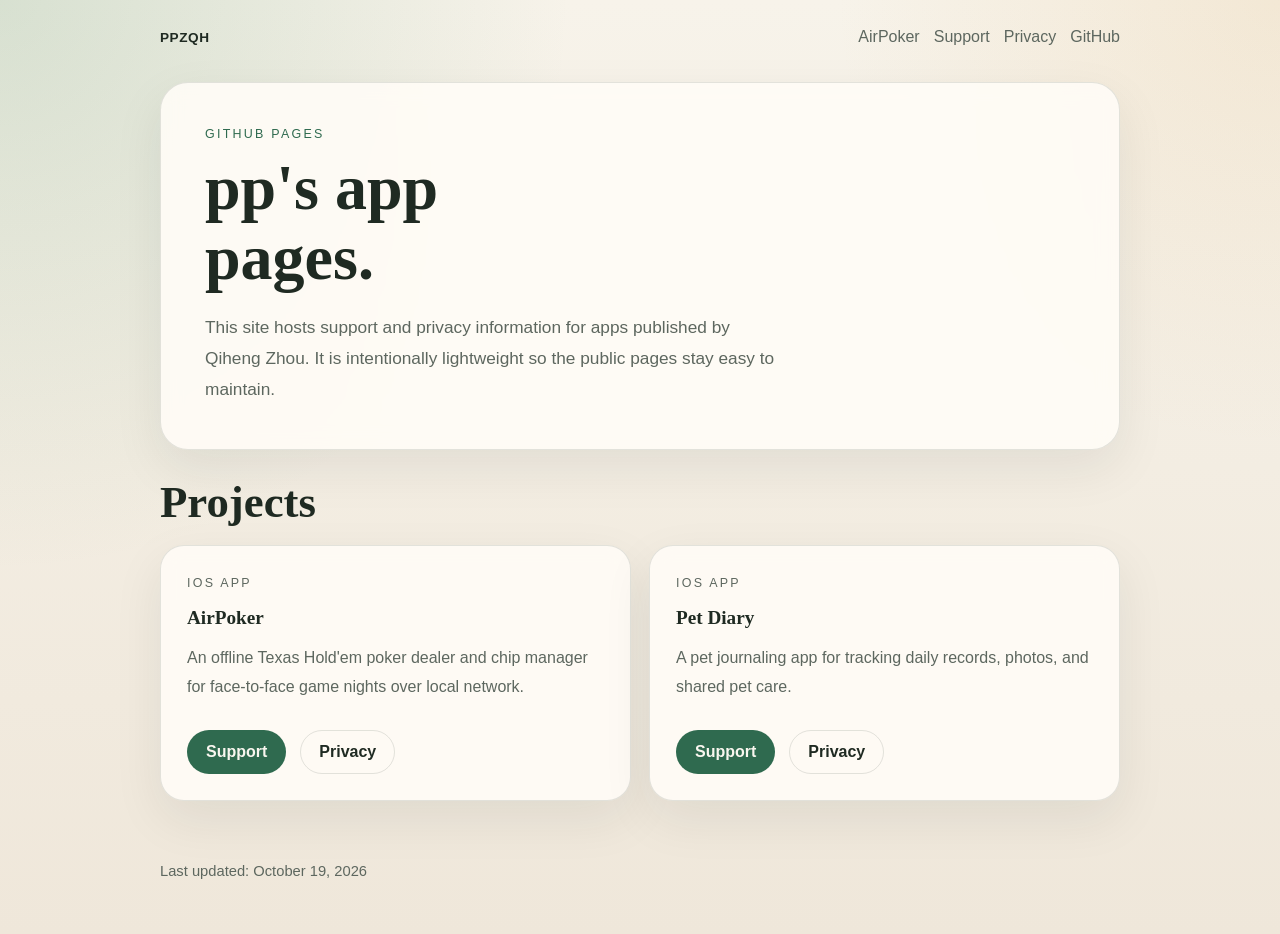
<file: index.html>
<!doctype html>
<html lang="en">
  <head>
    <meta charset="utf-8" />
    <meta name="viewport" content="width=device-width, initial-scale=1" />
    <title>ppzqh</title>
    <meta
      name="description"
      content="Product support and policy pages for apps published by Qiheng Zhou."
    />
    <link rel="stylesheet" href="/styles.css" />
  </head>
  <body>
    <header class="site-header">
      <div class="container nav">
        <a class="brand" href="/">ppzqh</a>
        <nav class="nav-links" aria-label="Primary">
          <a href="/airpoker/">AirPoker</a>
          <a href="/support/">Support</a>
          <a href="/privacy/">Privacy</a>
          <a href="https://github.com/ppzqh">GitHub</a>
        </nav>
      </div>
    </header>

    <main class="container">
      <section class="hero">
        <p class="eyebrow">GitHub Pages</p>
        <h1>pp's app pages.</h1>
        <p class="lead">
          This site hosts support and privacy information for apps published by Qiheng Zhou.
          It is intentionally lightweight so the public pages stay easy to maintain.
        </p>
      </section>

      <section class="section">
        <h2>Projects</h2>
        <div class="grid projects">
          <article class="project-card">
            <p class="eyebrow">iOS App</p>
            <h3>AirPoker</h3>
            <p>
              An offline Texas Hold'em poker dealer and chip manager for face-to-face game nights over local network.
            </p>
            <div class="actions">
              <a class="button primary" href="/airpoker/support/">Support</a>
              <a class="button secondary" href="/airpoker/privacy/">Privacy</a>
            </div>
          </article>

          <article class="project-card">
            <p class="eyebrow">iOS App</p>
            <h3>Pet Diary</h3>
            <p>
              A pet journaling app for tracking daily records, photos, and shared pet care.
            </p>
            <div class="actions">
              <a class="button primary" href="/support/">Support</a>
              <a class="button secondary" href="/privacy/">Privacy</a>
            </div>
          </article>
        </div>
      </section>
    </main>

    <footer class="container footer">
      <p>Last updated: October 19, 2026</p>
    </footer>
  </body>
</html>
</file>
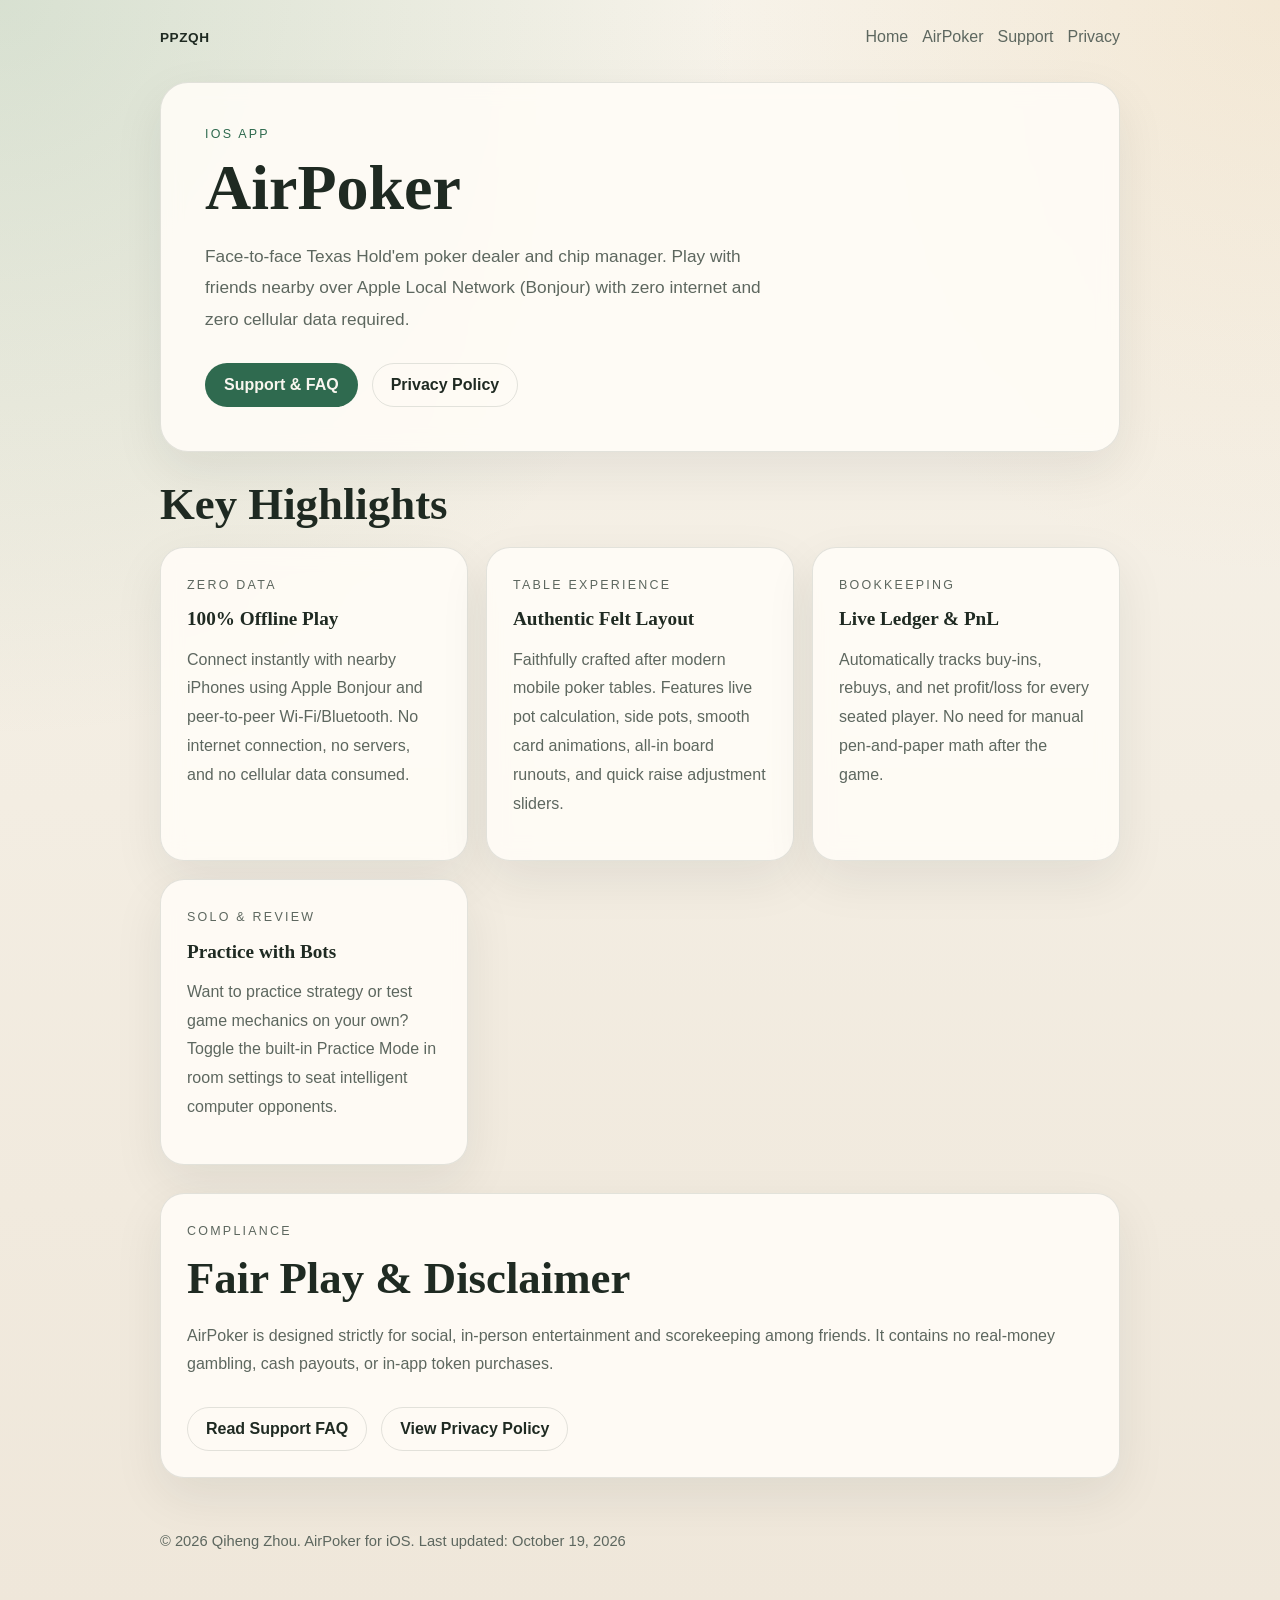
<file: airpoker/index.html>
<!doctype html>
<html lang="en">
  <head>
    <meta charset="utf-8" />
    <meta name="viewport" content="width=device-width, initial-scale=1" />
    <title>AirPoker - Offline Texas Hold'em Dealer & Chip Manager</title>
    <meta
      name="description"
      content="AirPoker is an offline Texas Hold'em poker dealing and scorekeeping app for face-to-face game nights over local network."
    />
    <link rel="stylesheet" href="/styles.css" />
  </head>
  <body>
    <header class="site-header">
      <div class="container nav">
        <a class="brand" href="/">ppzqh</a>
        <nav class="nav-links" aria-label="Primary">
          <a href="/">Home</a>
          <a href="/airpoker/">AirPoker</a>
          <a href="/airpoker/support/">Support</a>
          <a href="/airpoker/privacy/">Privacy</a>
        </nav>
      </div>
    </header>

    <main class="container">
      <section class="hero">
        <p class="eyebrow">iOS App</p>
        <h1>AirPoker</h1>
        <p class="lead">
          Face-to-face Texas Hold'em poker dealer and chip manager. Play with friends nearby over
          Apple Local Network (Bonjour) with zero internet and zero cellular data required.
        </p>
        <div class="actions">
          <a class="button primary" href="/airpoker/support/">Support & FAQ</a>
          <a class="button secondary" href="/airpoker/privacy/">Privacy Policy</a>
        </div>
      </section>

      <section class="section">
        <h2>Key Highlights</h2>
        <div class="section-grid">
          <article class="info-card">
            <p class="eyebrow">Zero Data</p>
            <h3>100% Offline Play</h3>
            <p>
              Connect instantly with nearby iPhones using Apple Bonjour and peer-to-peer Wi-Fi/Bluetooth.
              No internet connection, no servers, and no cellular data consumed.
            </p>
          </article>

          <article class="info-card">
            <p class="eyebrow">Table Experience</p>
            <h3>Authentic Felt Layout</h3>
            <p>
              Faithfully crafted after modern mobile poker tables. Features live pot calculation, side pots,
              smooth card animations, all-in board runouts, and quick raise adjustment sliders.
            </p>
          </article>

          <article class="info-card">
            <p class="eyebrow">Bookkeeping</p>
            <h3>Live Ledger & PnL</h3>
            <p>
              Automatically tracks buy-ins, rebuys, and net profit/loss for every seated player.
              No need for manual pen-and-paper math after the game.
            </p>
          </article>

          <article class="info-card">
            <p class="eyebrow">Solo & Review</p>
            <h3>Practice with Bots</h3>
            <p>
              Want to practice strategy or test game mechanics on your own? Toggle the built-in
              Practice Mode in room settings to seat intelligent computer opponents.
            </p>
          </article>
        </div>
      </section>

      <section class="page-card section">
        <p class="eyebrow">Compliance</p>
        <h2>Fair Play & Disclaimer</h2>
        <p>
          AirPoker is designed strictly for social, in-person entertainment and scorekeeping among friends.
          It contains no real-money gambling, cash payouts, or in-app token purchases.
        </p>
        <div class="actions">
          <a class="button secondary" href="/airpoker/support/">Read Support FAQ</a>
          <a class="button secondary" href="/airpoker/privacy/">View Privacy Policy</a>
        </div>
      </section>
    </main>

    <footer class="container footer">
      <p>&copy; 2026 Qiheng Zhou. AirPoker for iOS. Last updated: October 19, 2026</p>
    </footer>
  </body>
</html>
</file>
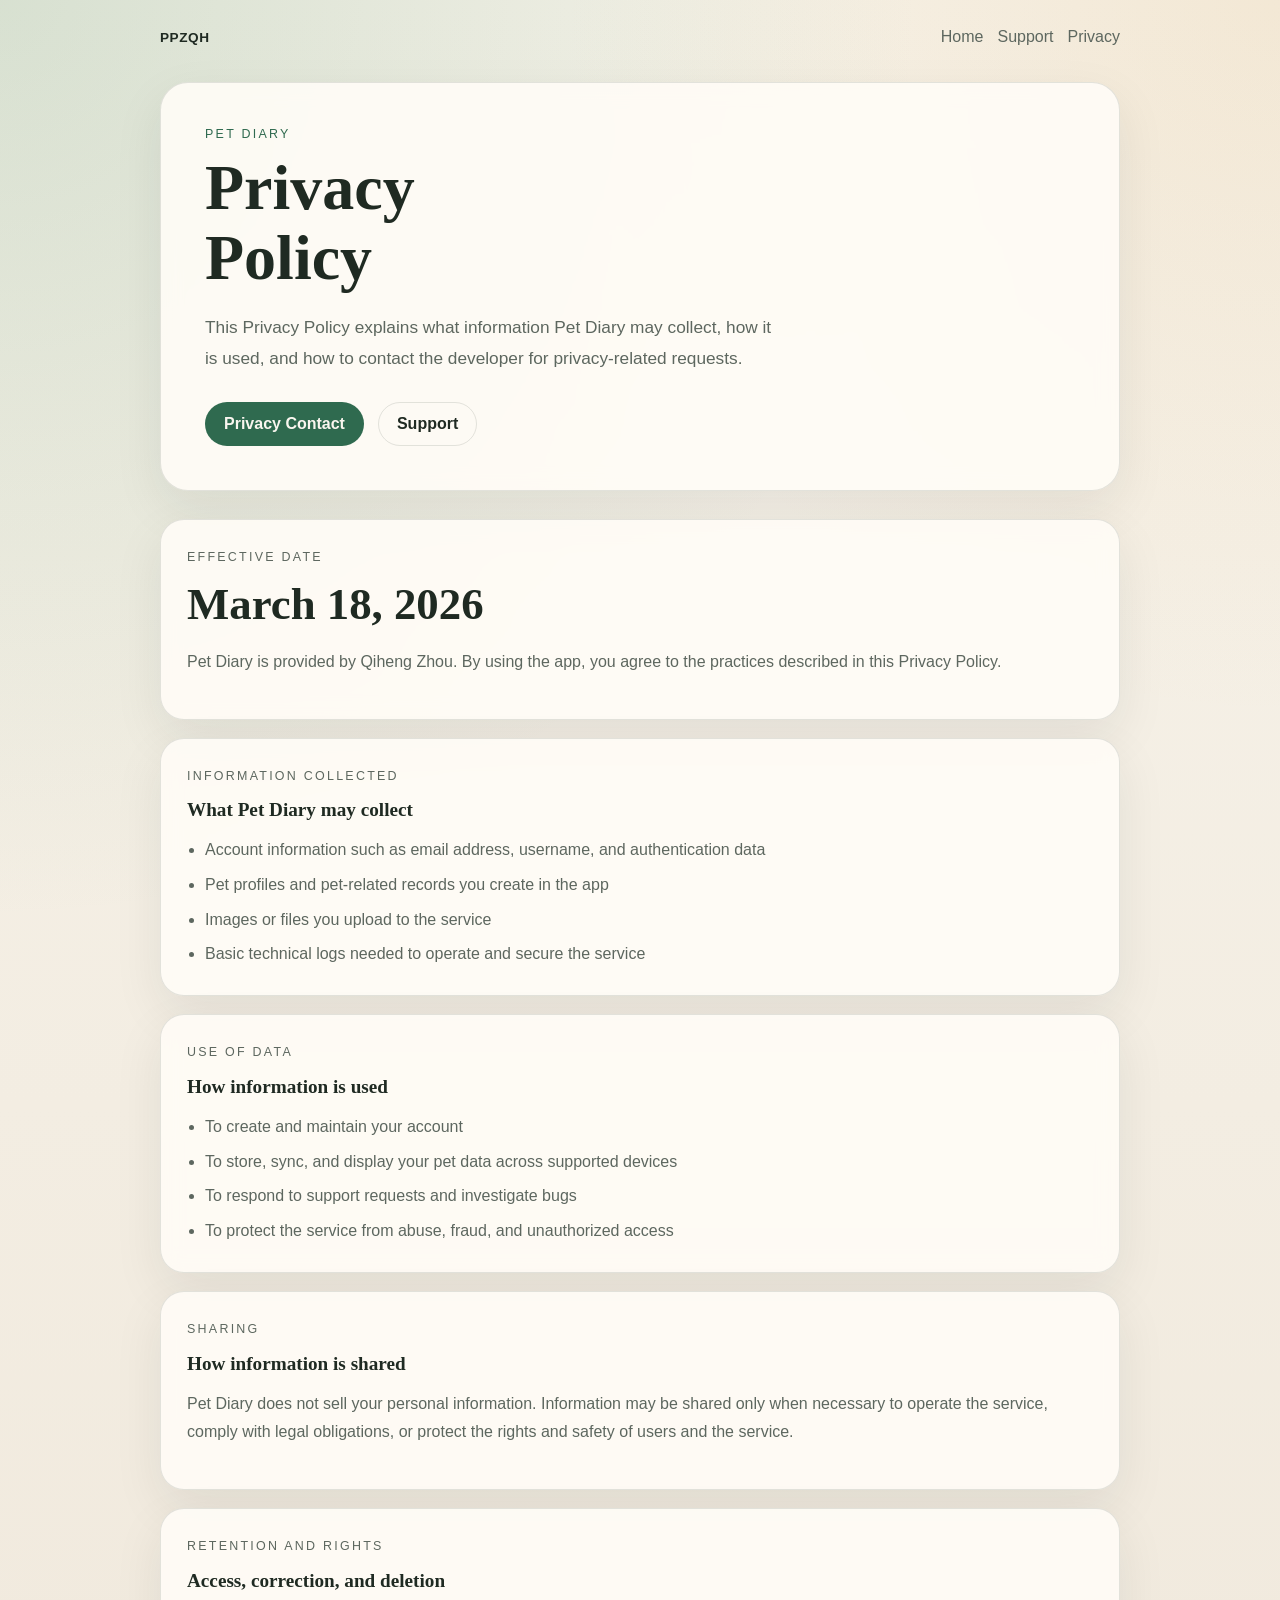
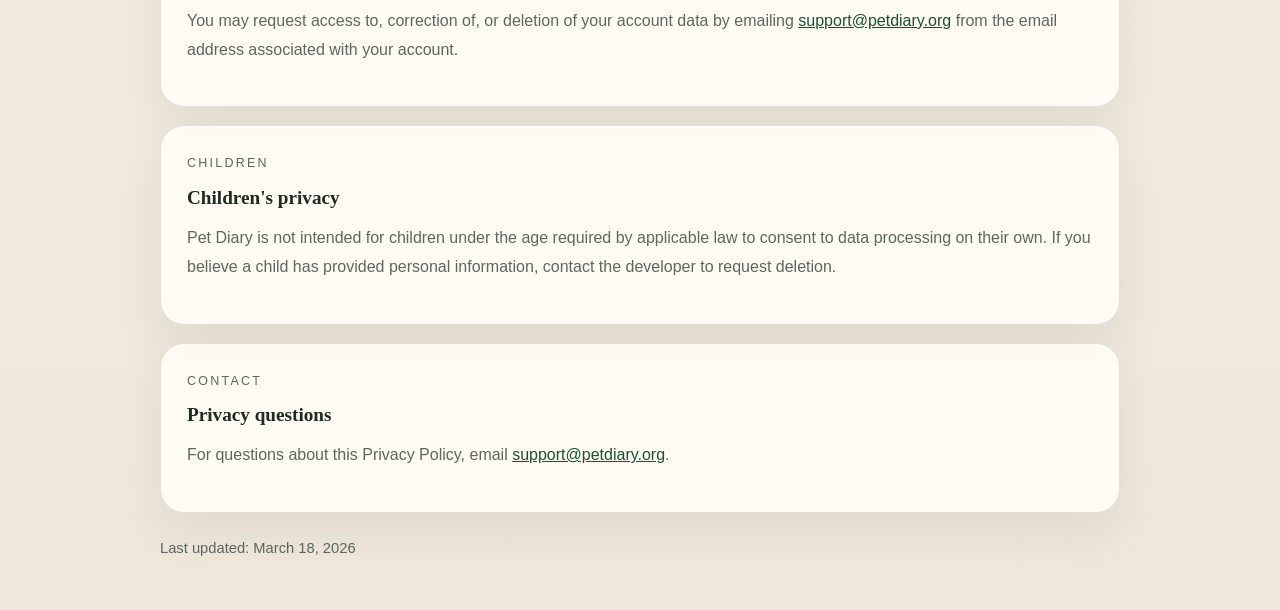
<file: privacy/index.html>
<!doctype html>
<html lang="en">
  <head>
    <meta charset="utf-8" />
    <meta name="viewport" content="width=device-width, initial-scale=1" />
    <title>Pet Diary Privacy Policy</title>
    <meta
      name="description"
      content="Privacy policy for the Pet Diary iOS app."
    />
    <link rel="stylesheet" href="/styles.css" />
  </head>
  <body>
    <header class="site-header">
      <div class="container nav">
        <a class="brand" href="/">ppzqh</a>
        <nav class="nav-links" aria-label="Primary">
          <a href="/">Home</a>
          <a href="/support/">Support</a>
          <a href="/privacy/">Privacy</a>
        </nav>
      </div>
    </header>

    <main class="container">
      <section class="hero">
        <p class="eyebrow">Pet Diary</p>
        <h1>Privacy Policy</h1>
        <p class="lead">
          This Privacy Policy explains what information Pet Diary may collect, how it is used,
          and how to contact the developer for privacy-related requests.
        </p>
        <div class="actions">
          <a class="button primary" href="mailto:support@petdiary.org">Privacy Contact</a>
          <a class="button secondary" href="/support/">Support</a>
        </div>
      </section>

      <article class="policy-card">
        <p class="eyebrow">Effective date</p>
        <h2>March 18, 2026</h2>
        <p>
          Pet Diary is provided by Qiheng Zhou. By using the app, you agree to the practices
          described in this Privacy Policy.
        </p>
      </article>

      <article class="policy-card">
        <p class="eyebrow">Information collected</p>
        <h3>What Pet Diary may collect</h3>
        <ul class="list">
          <li>Account information such as email address, username, and authentication data</li>
          <li>Pet profiles and pet-related records you create in the app</li>
          <li>Images or files you upload to the service</li>
          <li>Basic technical logs needed to operate and secure the service</li>
        </ul>
      </article>

      <article class="policy-card">
        <p class="eyebrow">Use of data</p>
        <h3>How information is used</h3>
        <ul class="list">
          <li>To create and maintain your account</li>
          <li>To store, sync, and display your pet data across supported devices</li>
          <li>To respond to support requests and investigate bugs</li>
          <li>To protect the service from abuse, fraud, and unauthorized access</li>
        </ul>
      </article>

      <article class="policy-card">
        <p class="eyebrow">Sharing</p>
        <h3>How information is shared</h3>
        <p>
          Pet Diary does not sell your personal information. Information may be shared only when
          necessary to operate the service, comply with legal obligations, or protect the rights
          and safety of users and the service.
        </p>
      </article>

      <article class="policy-card">
        <p class="eyebrow">Retention and rights</p>
        <h3>Access, correction, and deletion</h3>
        <p>
          You may request access to, correction of, or deletion of your account data by emailing
          <a href="mailto:support@petdiary.org">support@petdiary.org</a> from the email address
          associated with your account.
        </p>
      </article>

      <article class="policy-card">
        <p class="eyebrow">Children</p>
        <h3>Children's privacy</h3>
        <p>
          Pet Diary is not intended for children under the age required by applicable law to consent
          to data processing on their own. If you believe a child has provided personal information,
          contact the developer to request deletion.
        </p>
      </article>

      <article class="policy-card">
        <p class="eyebrow">Contact</p>
        <h3>Privacy questions</h3>
        <p>
          For questions about this Privacy Policy, email
          <a href="mailto:support@petdiary.org">support@petdiary.org</a>.
        </p>
      </article>
    </main>

    <footer class="container footer">
      <p>Last updated: March 18, 2026</p>
    </footer>
  </body>
</html>
</file>
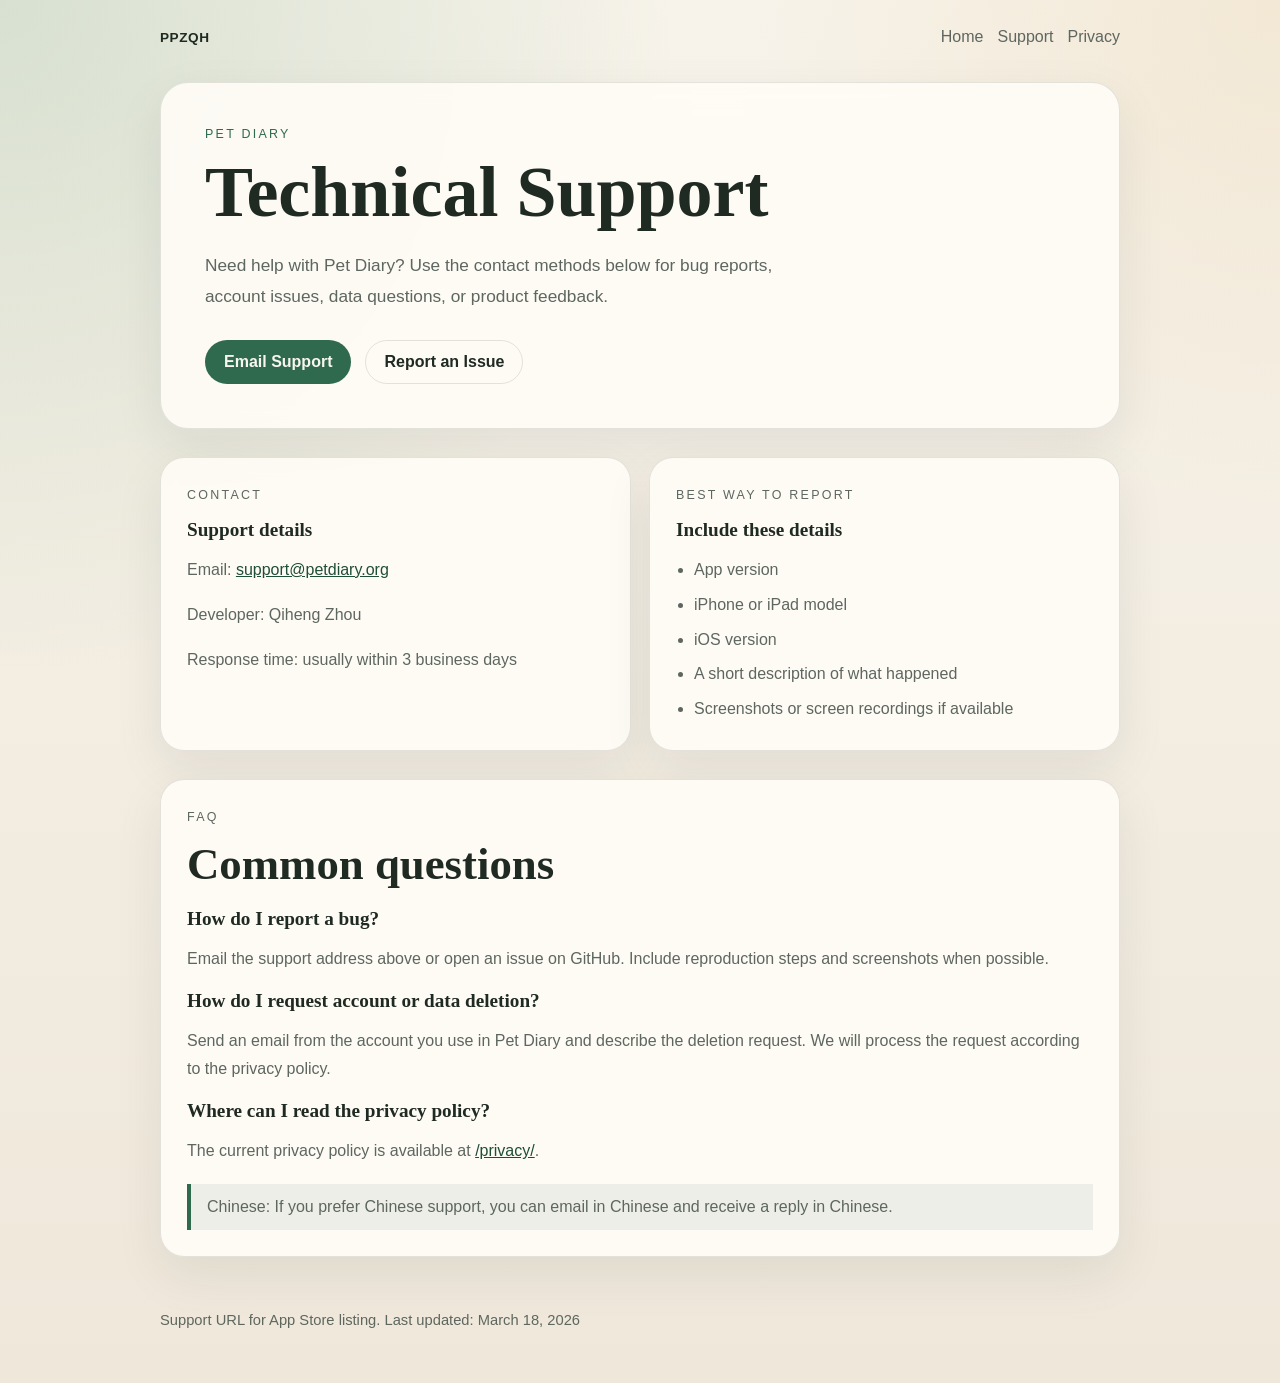
<file: support/index.html>
<!doctype html>
<html lang="en">
  <head>
    <meta charset="utf-8" />
    <meta name="viewport" content="width=device-width, initial-scale=1" />
    <title>Pet Diary Support</title>
    <meta
      name="description"
      content="Technical support and contact information for the Pet Diary iOS app."
    />
    <link rel="stylesheet" href="/styles.css" />
  </head>
  <body>
    <header class="site-header">
      <div class="container nav">
        <a class="brand" href="/">ppzqh</a>
        <nav class="nav-links" aria-label="Primary">
          <a href="/">Home</a>
          <a href="/support/">Support</a>
          <a href="/privacy/">Privacy</a>
        </nav>
      </div>
    </header>

    <main class="container">
      <section class="hero support-hero">
        <p class="eyebrow">Pet Diary</p>
        <h1>Technical Support</h1>
        <p class="lead">
          Need help with Pet Diary? Use the contact methods below for bug reports,
          account issues, data questions, or product feedback.
        </p>
        <div class="actions">
          <a class="button primary" href="mailto:support@petdiary.org">Email Support</a>
          <a class="button secondary" href="https://github.com/ppzqh/pet_diary/issues">Report an Issue</a>
        </div>
      </section>

      <section class="section-grid section">
        <article class="info-card">
          <p class="eyebrow">Contact</p>
          <h3>Support details</h3>
          <p>Email: <a href="mailto:support@petdiary.org">support@petdiary.org</a></p>
          <p>Developer: Qiheng Zhou</p>
          <p>Response time: usually within 3 business days</p>
        </article>

        <article class="info-card">
          <p class="eyebrow">Best way to report</p>
          <h3>Include these details</h3>
          <ul class="list">
            <li>App version</li>
            <li>iPhone or iPad model</li>
            <li>iOS version</li>
            <li>A short description of what happened</li>
            <li>Screenshots or screen recordings if available</li>
          </ul>
        </article>
      </section>

      <section class="page-card section">
        <p class="eyebrow">FAQ</p>
        <h2>Common questions</h2>
        <h3>How do I report a bug?</h3>
        <p>
          Email the support address above or open an issue on GitHub. Include reproduction
          steps and screenshots when possible.
        </p>
        <h3>How do I request account or data deletion?</h3>
        <p>
          Send an email from the account you use in Pet Diary and describe the deletion request.
          We will process the request according to the privacy policy.
        </p>
        <h3>Where can I read the privacy policy?</h3>
        <p>
          The current privacy policy is available at <a href="/privacy/">/privacy/</a>.
        </p>
        <div class="note">
          Chinese: If you prefer Chinese support, you can email in Chinese and receive a reply in Chinese.
        </div>
      </section>
    </main>

    <footer class="container footer">
      <p>Support URL for App Store listing. Last updated: March 18, 2026</p>
    </footer>
  </body>
</html>
</file>
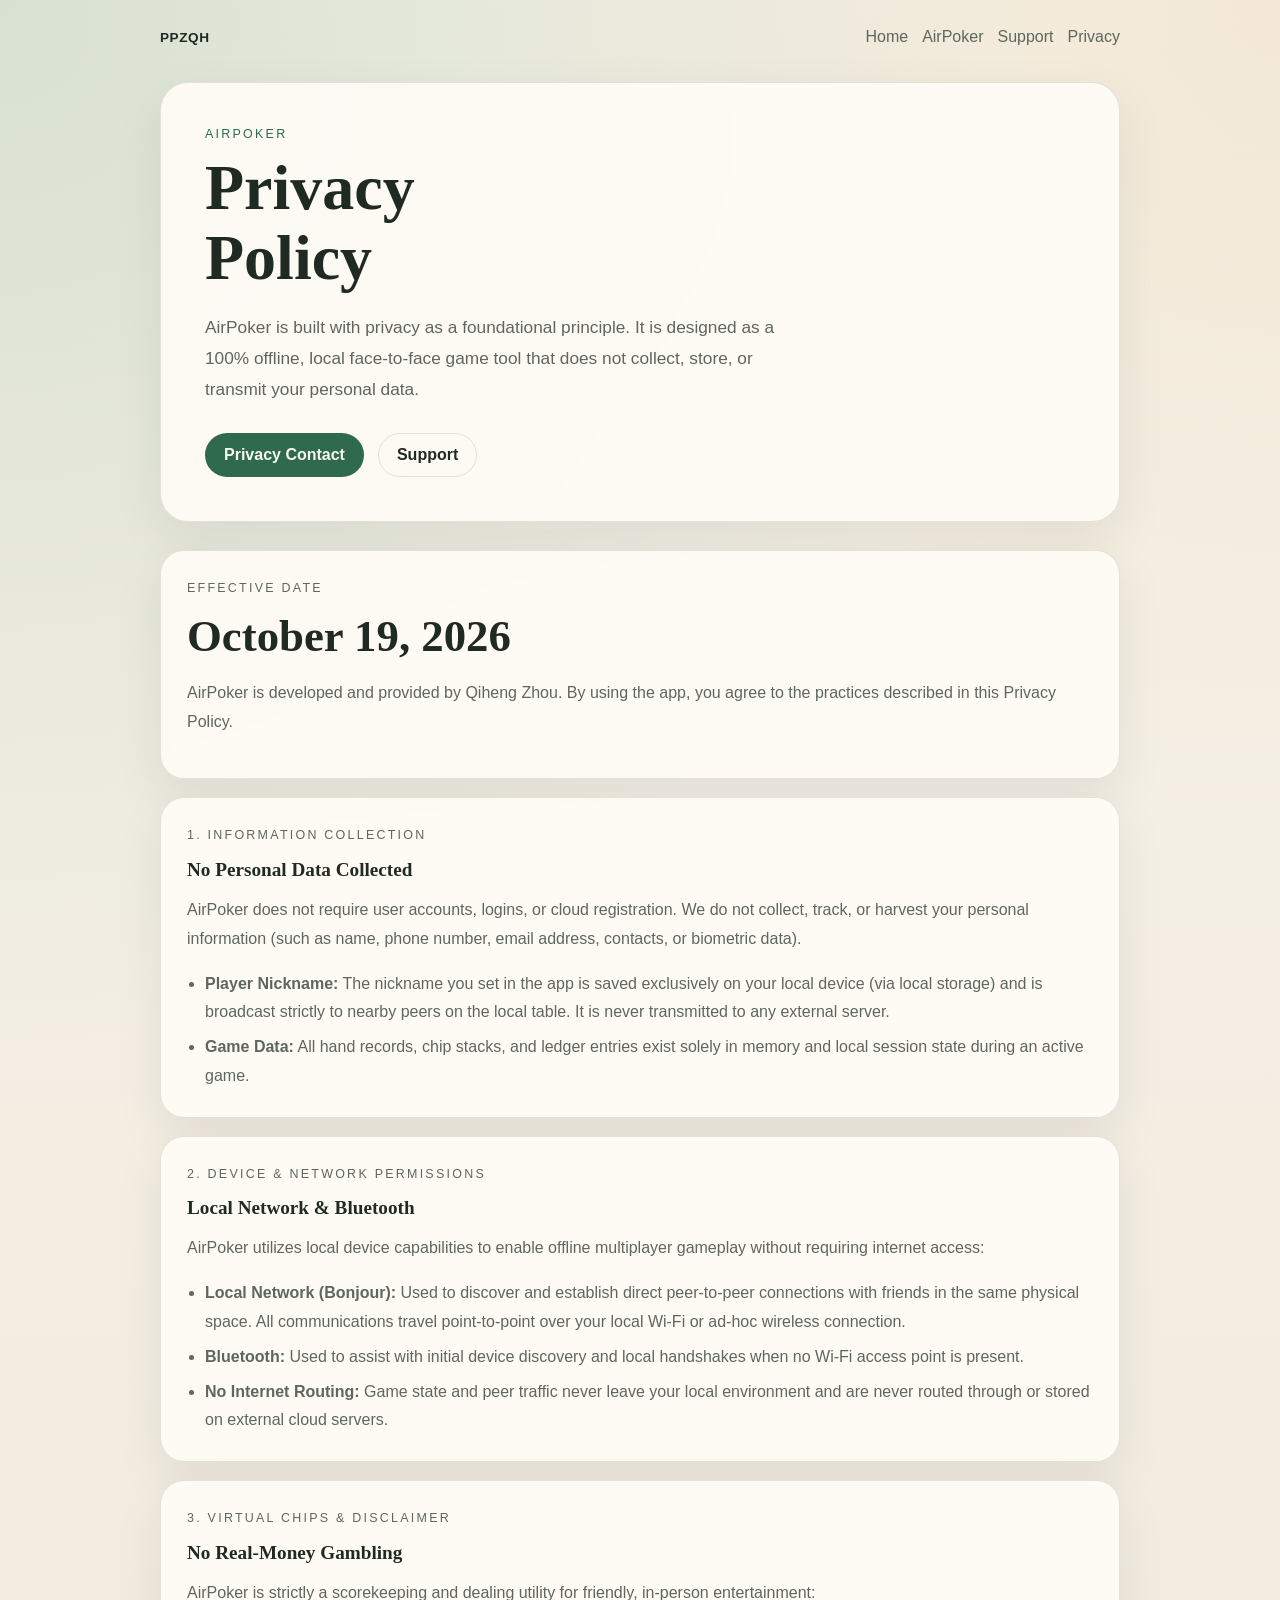
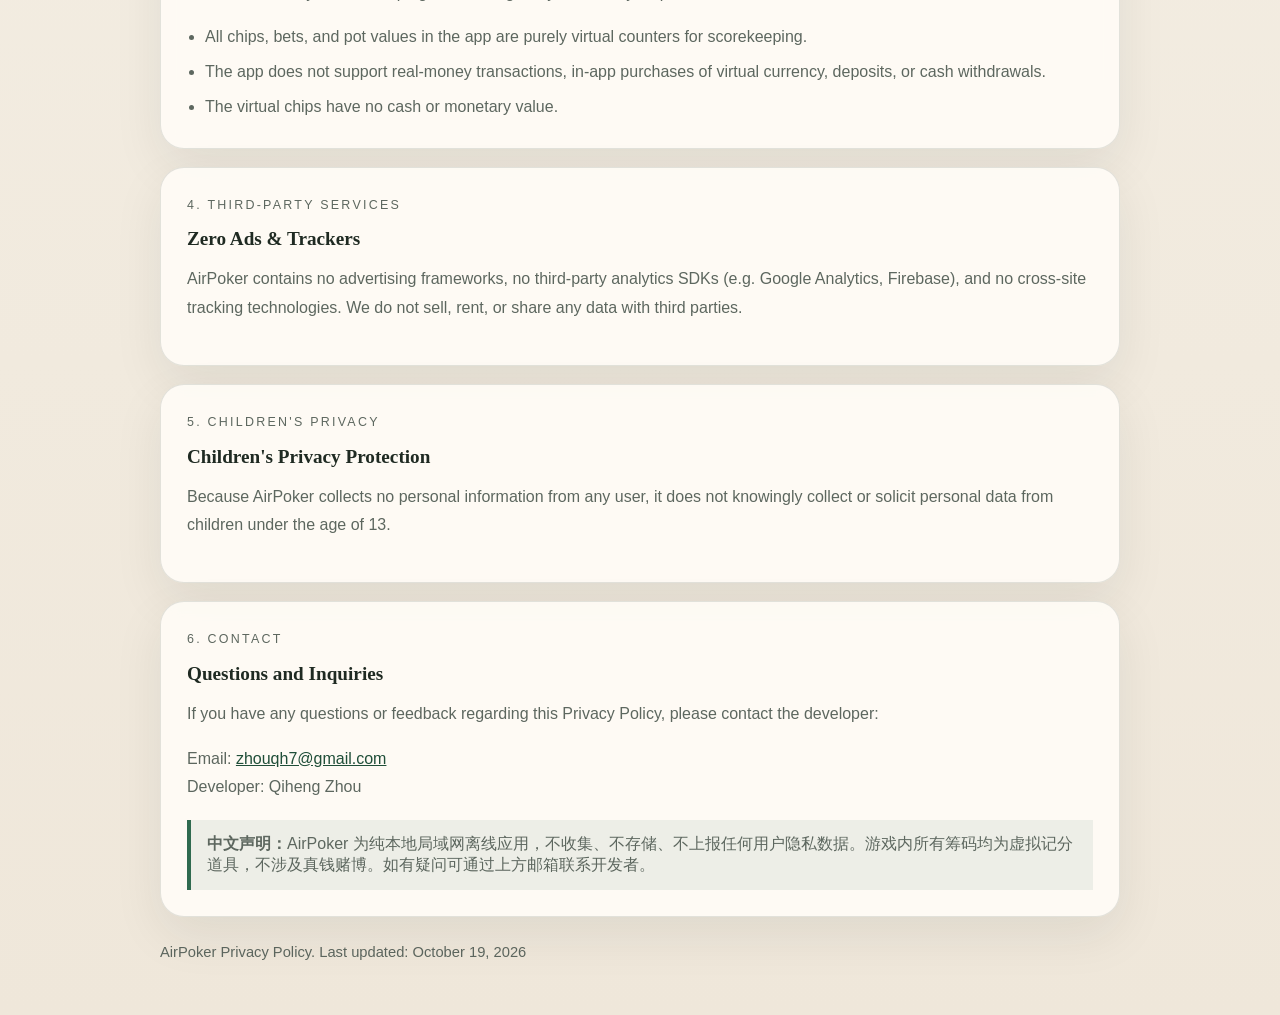
<file: airpoker/privacy/index.html>
<!doctype html>
<html lang="en">
  <head>
    <meta charset="utf-8" />
    <meta name="viewport" content="width=device-width, initial-scale=1" />
    <title>AirPoker Privacy Policy</title>
    <meta
      name="description"
      content="Privacy policy for the AirPoker iOS app."
    />
    <link rel="stylesheet" href="/styles.css" />
  </head>
  <body>
    <header class="site-header">
      <div class="container nav">
        <a class="brand" href="/">ppzqh</a>
        <nav class="nav-links" aria-label="Primary">
          <a href="/">Home</a>
          <a href="/airpoker/">AirPoker</a>
          <a href="/airpoker/support/">Support</a>
          <a href="/airpoker/privacy/">Privacy</a>
        </nav>
      </div>
    </header>

    <main class="container">
      <section class="hero">
        <p class="eyebrow">AirPoker</p>
        <h1>Privacy Policy</h1>
        <p class="lead">
          AirPoker is built with privacy as a foundational principle. It is designed as a 100% offline,
          local face-to-face game tool that does not collect, store, or transmit your personal data.
        </p>
        <div class="actions">
          <a class="button primary" href="mailto:zhouqh7@gmail.com">Privacy Contact</a>
          <a class="button secondary" href="/airpoker/support/">Support</a>
        </div>
      </section>

      <article class="policy-card">
        <p class="eyebrow">Effective date</p>
        <h2>October 19, 2026</h2>
        <p>
          AirPoker is developed and provided by Qiheng Zhou. By using the app, you agree to the practices
          described in this Privacy Policy.
        </p>
      </article>

      <article class="policy-card">
        <p class="eyebrow">1. Information collection</p>
        <h3>No Personal Data Collected</h3>
        <p>
          AirPoker does not require user accounts, logins, or cloud registration. We do not collect,
          track, or harvest your personal information (such as name, phone number, email address,
          contacts, or biometric data).
        </p>
        <ul class="list">
          <li><strong>Player Nickname:</strong> The nickname you set in the app is saved exclusively on your local device (via local storage) and is broadcast strictly to nearby peers on the local table. It is never transmitted to any external server.</li>
          <li><strong>Game Data:</strong> All hand records, chip stacks, and ledger entries exist solely in memory and local session state during an active game.</li>
        </ul>
      </article>

      <article class="policy-card">
        <p class="eyebrow">2. Device & network permissions</p>
        <h3>Local Network & Bluetooth</h3>
        <p>
          AirPoker utilizes local device capabilities to enable offline multiplayer gameplay without requiring internet access:
        </p>
        <ul class="list">
          <li><strong>Local Network (Bonjour):</strong> Used to discover and establish direct peer-to-peer connections with friends in the same physical space. All communications travel point-to-point over your local Wi-Fi or ad-hoc wireless connection.</li>
          <li><strong>Bluetooth:</strong> Used to assist with initial device discovery and local handshakes when no Wi-Fi access point is present.</li>
          <li><strong>No Internet Routing:</strong> Game state and peer traffic never leave your local environment and are never routed through or stored on external cloud servers.</li>
        </ul>
      </article>

      <article class="policy-card">
        <p class="eyebrow">3. Virtual chips & disclaimer</p>
        <h3>No Real-Money Gambling</h3>
        <p>
          AirPoker is strictly a scorekeeping and dealing utility for friendly, in-person entertainment:
        </p>
        <ul class="list">
          <li>All chips, bets, and pot values in the app are purely virtual counters for scorekeeping.</li>
          <li>The app does not support real-money transactions, in-app purchases of virtual currency, deposits, or cash withdrawals.</li>
          <li>The virtual chips have no cash or monetary value.</li>
        </ul>
      </article>

      <article class="policy-card">
        <p class="eyebrow">4. Third-party services</p>
        <h3>Zero Ads & Trackers</h3>
        <p>
          AirPoker contains no advertising frameworks, no third-party analytics SDKs (e.g. Google Analytics, Firebase),
          and no cross-site tracking technologies. We do not sell, rent, or share any data with third parties.
        </p>
      </article>

      <article class="policy-card">
        <p class="eyebrow">5. Children's privacy</p>
        <h3>Children's Privacy Protection</h3>
        <p>
          Because AirPoker collects no personal information from any user, it does not knowingly collect or solicit
          personal data from children under the age of 13.
        </p>
      </article>

      <article class="policy-card">
        <p class="eyebrow">6. Contact</p>
        <h3>Questions and Inquiries</h3>
        <p>
          If you have any questions or feedback regarding this Privacy Policy, please contact the developer:
        </p>
        <p>
          Email: <a href="mailto:zhouqh7@gmail.com">zhouqh7@gmail.com</a><br />
          Developer: Qiheng Zhou
        </p>
        <div class="note">
          <strong>中文声明：</strong>AirPoker 为纯本地局域网离线应用，不收集、不存储、不上报任何用户隐私数据。游戏内所有筹码均为虚拟记分道具，不涉及真钱赌博。如有疑问可通过上方邮箱联系开发者。
        </div>
      </article>
    </main>

    <footer class="container footer">
      <p>AirPoker Privacy Policy. Last updated: October 19, 2026</p>
    </footer>
  </body>
</html>
</file>
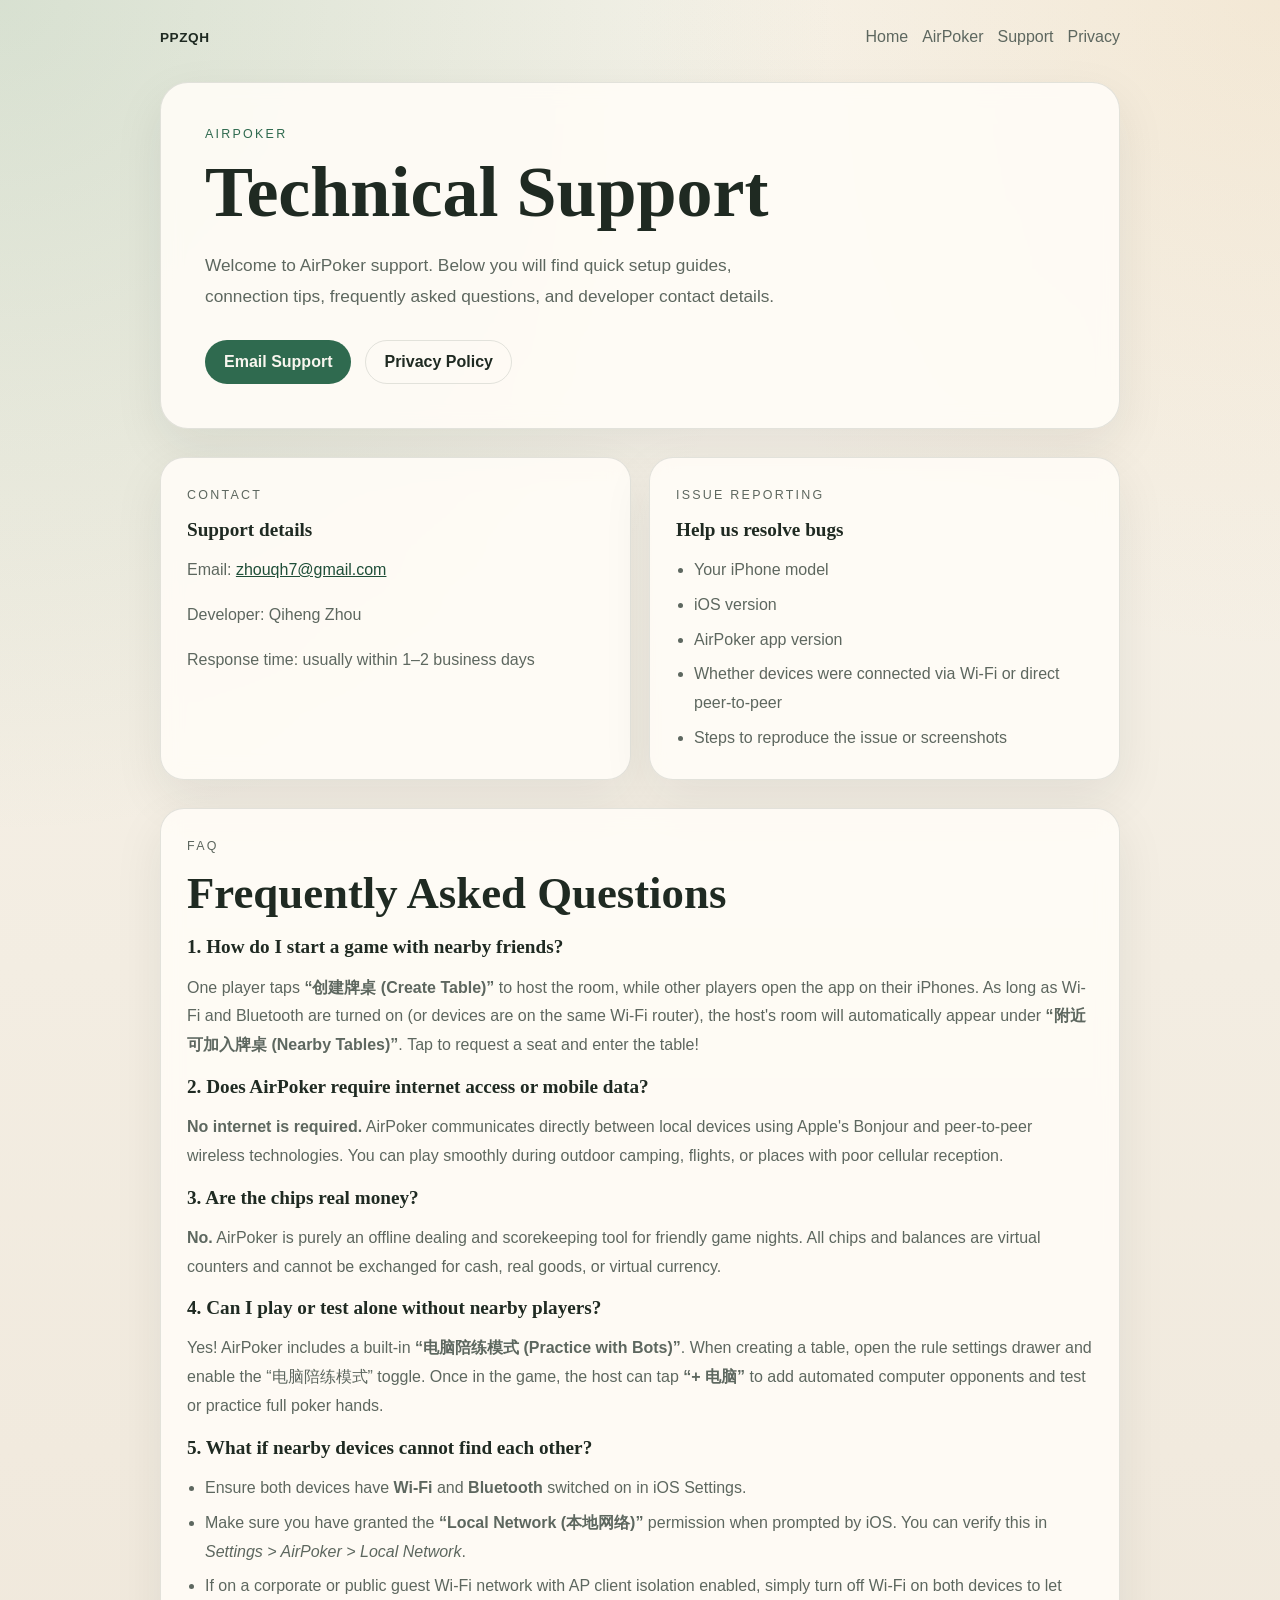
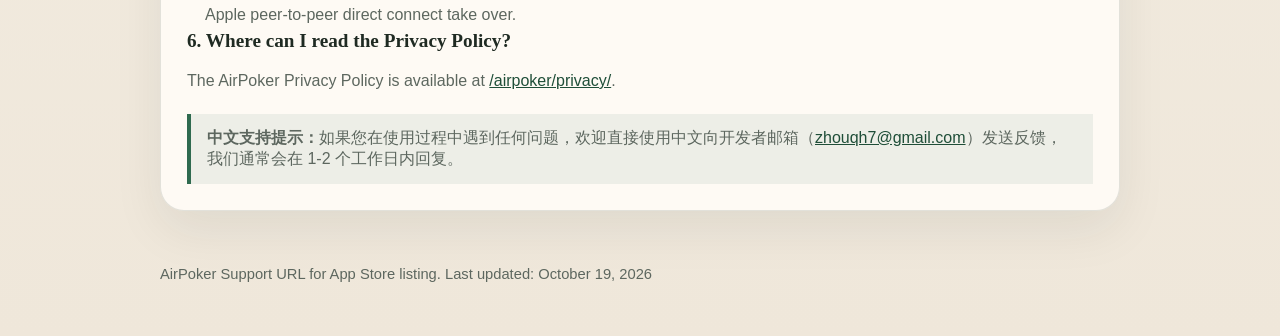
<file: airpoker/support/index.html>
<!doctype html>
<html lang="en">
  <head>
    <meta charset="utf-8" />
    <meta name="viewport" content="width=device-width, initial-scale=1" />
    <title>AirPoker Support</title>
    <meta
      name="description"
      content="Technical support, user guide, and FAQ for the AirPoker iOS app."
    />
    <link rel="stylesheet" href="/styles.css" />
  </head>
  <body>
    <header class="site-header">
      <div class="container nav">
        <a class="brand" href="/">ppzqh</a>
        <nav class="nav-links" aria-label="Primary">
          <a href="/">Home</a>
          <a href="/airpoker/">AirPoker</a>
          <a href="/airpoker/support/">Support</a>
          <a href="/airpoker/privacy/">Privacy</a>
        </nav>
      </div>
    </header>

    <main class="container">
      <section class="hero support-hero">
        <p class="eyebrow">AirPoker</p>
        <h1>Technical Support</h1>
        <p class="lead">
          Welcome to AirPoker support. Below you will find quick setup guides, connection tips,
          frequently asked questions, and developer contact details.
        </p>
        <div class="actions">
          <a class="button primary" href="mailto:zhouqh7@gmail.com">Email Support</a>
          <a class="button secondary" href="/airpoker/privacy/">Privacy Policy</a>
        </div>
      </section>

      <section class="section-grid section">
        <article class="info-card">
          <p class="eyebrow">Contact</p>
          <h3>Support details</h3>
          <p>Email: <a href="mailto:zhouqh7@gmail.com">zhouqh7@gmail.com</a></p>
          <p>Developer: Qiheng Zhou</p>
          <p>Response time: usually within 1–2 business days</p>
        </article>

        <article class="info-card">
          <p class="eyebrow">Issue reporting</p>
          <h3>Help us resolve bugs</h3>
          <ul class="list">
            <li>Your iPhone model</li>
            <li>iOS version</li>
            <li>AirPoker app version</li>
            <li>Whether devices were connected via Wi-Fi or direct peer-to-peer</li>
            <li>Steps to reproduce the issue or screenshots</li>
          </ul>
        </article>
      </section>

      <section class="page-card section">
        <p class="eyebrow">FAQ</p>
        <h2>Frequently Asked Questions</h2>

        <h3>1. How do I start a game with nearby friends?</h3>
        <p>
          One player taps <strong>“创建牌桌 (Create Table)”</strong> to host the room, while other players open
          the app on their iPhones. As long as Wi-Fi and Bluetooth are turned on (or devices are on the same Wi-Fi router),
          the host's room will automatically appear under <strong>“附近可加入牌桌 (Nearby Tables)”</strong>.
          Tap to request a seat and enter the table!
        </p>

        <h3>2. Does AirPoker require internet access or mobile data?</h3>
        <p>
          <strong>No internet is required.</strong> AirPoker communicates directly between local devices using Apple's
          Bonjour and peer-to-peer wireless technologies. You can play smoothly during outdoor camping, flights,
          or places with poor cellular reception.
        </p>

        <h3>3. Are the chips real money?</h3>
        <p>
          <strong>No.</strong> AirPoker is purely an offline dealing and scorekeeping tool for friendly game nights.
          All chips and balances are virtual counters and cannot be exchanged for cash, real goods, or virtual currency.
        </p>

        <h3>4. Can I play or test alone without nearby players?</h3>
        <p>
          Yes! AirPoker includes a built-in <strong>“电脑陪练模式 (Practice with Bots)”</strong>. When creating a table,
          open the rule settings drawer and enable the “电脑陪练模式” toggle. Once in the game, the host can tap
          <strong>“+ 电脑”</strong> to add automated computer opponents and test or practice full poker hands.
        </p>

        <h3>5. What if nearby devices cannot find each other?</h3>
        <ul class="list">
          <li>Ensure both devices have <strong>Wi-Fi</strong> and <strong>Bluetooth</strong> switched on in iOS Settings.</li>
          <li>Make sure you have granted the <strong>“Local Network (本地网络)”</strong> permission when prompted by iOS. You can verify this in <em>Settings &gt; AirPoker &gt; Local Network</em>.</li>
          <li>If on a corporate or public guest Wi-Fi network with AP client isolation enabled, simply turn off Wi-Fi on both devices to let Apple peer-to-peer direct connect take over.</li>
        </ul>

        <h3>6. Where can I read the Privacy Policy?</h3>
        <p>
          The AirPoker Privacy Policy is available at <a href="/airpoker/privacy/">/airpoker/privacy/</a>.
        </p>

        <div class="note">
          <strong>中文支持提示：</strong>如果您在使用过程中遇到任何问题，欢迎直接使用中文向开发者邮箱（<a href="mailto:zhouqh7@gmail.com">zhouqh7@gmail.com</a>）发送反馈，我们通常会在 1-2 个工作日内回复。
        </div>
      </section>
    </main>

    <footer class="container footer">
      <p>AirPoker Support URL for App Store listing. Last updated: October 19, 2026</p>
    </footer>
  </body>
</html>
</file>
<file: styles.css>
:root {
  --bg: #f4efe6;
  --paper: rgba(255, 252, 247, 0.9);
  --ink: #1f2a22;
  --muted: #5d675f;
  --line: rgba(31, 42, 34, 0.12);
  --accent: #2f6a4f;
  --accent-strong: #1f4e38;
  --shadow: 0 18px 50px rgba(31, 42, 34, 0.08);
}

* {
  box-sizing: border-box;
}

html {
  scroll-behavior: smooth;
}

body {
  margin: 0;
  min-height: 100vh;
  font-family: "Avenir Next", "Segoe UI", sans-serif;
  color: var(--ink);
  background:
    radial-gradient(circle at top left, rgba(104, 159, 120, 0.22), transparent 36%),
    radial-gradient(circle at top right, rgba(224, 181, 117, 0.18), transparent 28%),
    linear-gradient(180deg, #f7f3ea 0%, #efe7da 100%);
}

a {
  color: var(--accent-strong);
}

.container {
  width: min(960px, calc(100% - 32px));
  margin: 0 auto;
}

.site-header {
  padding: 28px 0 16px;
}

.nav {
  display: flex;
  justify-content: space-between;
  align-items: center;
  gap: 16px;
}

.brand {
  text-decoration: none;
  color: var(--ink);
  font-weight: 700;
  letter-spacing: 0.04em;
  text-transform: uppercase;
  font-size: 0.85rem;
}

.nav-links {
  display: flex;
  flex-wrap: wrap;
  gap: 14px;
}

.nav-links a {
  text-decoration: none;
  color: var(--muted);
}

.hero,
.page-card,
.project-card,
.info-card,
.policy-card {
  background: var(--paper);
  border: 1px solid var(--line);
  box-shadow: var(--shadow);
  backdrop-filter: blur(10px);
}

.hero {
  border-radius: 28px;
  padding: 44px;
  margin: 20px 0 28px;
}

.eyebrow {
  margin: 0 0 12px;
  font-size: 0.78rem;
  letter-spacing: 0.18em;
  text-transform: uppercase;
  color: var(--accent);
}

h1,
h2,
h3 {
  font-family: Georgia, "Times New Roman", serif;
  line-height: 1.1;
  margin: 0;
}

h1 {
  font-size: clamp(2.4rem, 5vw, 4.5rem);
  max-width: 12ch;
}

.support-hero h1 {
  font-size: clamp(1.5rem, 7.5vw, 4.5rem);
  max-width: none;
  white-space: nowrap;
}

h2 {
  font-size: clamp(1.8rem, 3.5vw, 2.8rem);
  margin-bottom: 18px;
}

h3 {
  font-size: 1.2rem;
  margin-bottom: 10px;
}

.lead {
  font-size: 1.08rem;
  line-height: 1.8;
  color: var(--muted);
  max-width: 60ch;
  margin: 18px 0 0;
}

.actions {
  display: flex;
  flex-wrap: wrap;
  gap: 14px;
  margin-top: 28px;
}

.button {
  display: inline-flex;
  align-items: center;
  justify-content: center;
  padding: 12px 18px;
  border-radius: 999px;
  border: 1px solid transparent;
  text-decoration: none;
  font-weight: 600;
}

.button.primary {
  background: var(--accent);
  color: #f9f6ef;
}

.button.secondary {
  background: transparent;
  border-color: var(--line);
  color: var(--ink);
}

.grid {
  display: grid;
  gap: 18px;
}

.grid.projects {
  grid-template-columns: repeat(auto-fit, minmax(240px, 1fr));
  margin-bottom: 36px;
}

.project-card,
.info-card,
.policy-card,
.page-card {
  border-radius: 24px;
  padding: 26px;
}

.meta {
  font-size: 0.95rem;
  color: var(--muted);
  margin-top: 8px;
}

.list {
  margin: 16px 0 0;
  padding-left: 18px;
  color: var(--muted);
  line-height: 1.8;
}

.list li + li {
  margin-top: 6px;
}

.section {
  margin: 0 0 28px;
}

.section-grid {
  display: grid;
  gap: 18px;
  grid-template-columns: repeat(auto-fit, minmax(260px, 1fr));
}

.note {
  margin-top: 18px;
  padding: 14px 16px;
  border-left: 4px solid var(--accent);
  background: rgba(47, 106, 79, 0.08);
  color: var(--muted);
}

.footer {
  padding: 12px 0 40px;
  color: var(--muted);
  font-size: 0.92rem;
}

.policy-card p,
.page-card p,
.project-card p,
.info-card p {
  color: var(--muted);
  line-height: 1.8;
}

.policy-card + .policy-card {
  margin-top: 18px;
}

@media (max-width: 640px) {
  .hero,
  .page-card,
  .project-card,
  .info-card,
  .policy-card {
    padding: 22px;
    border-radius: 20px;
  }

  .nav {
    align-items: flex-start;
    flex-direction: column;
  }
}
</file>
